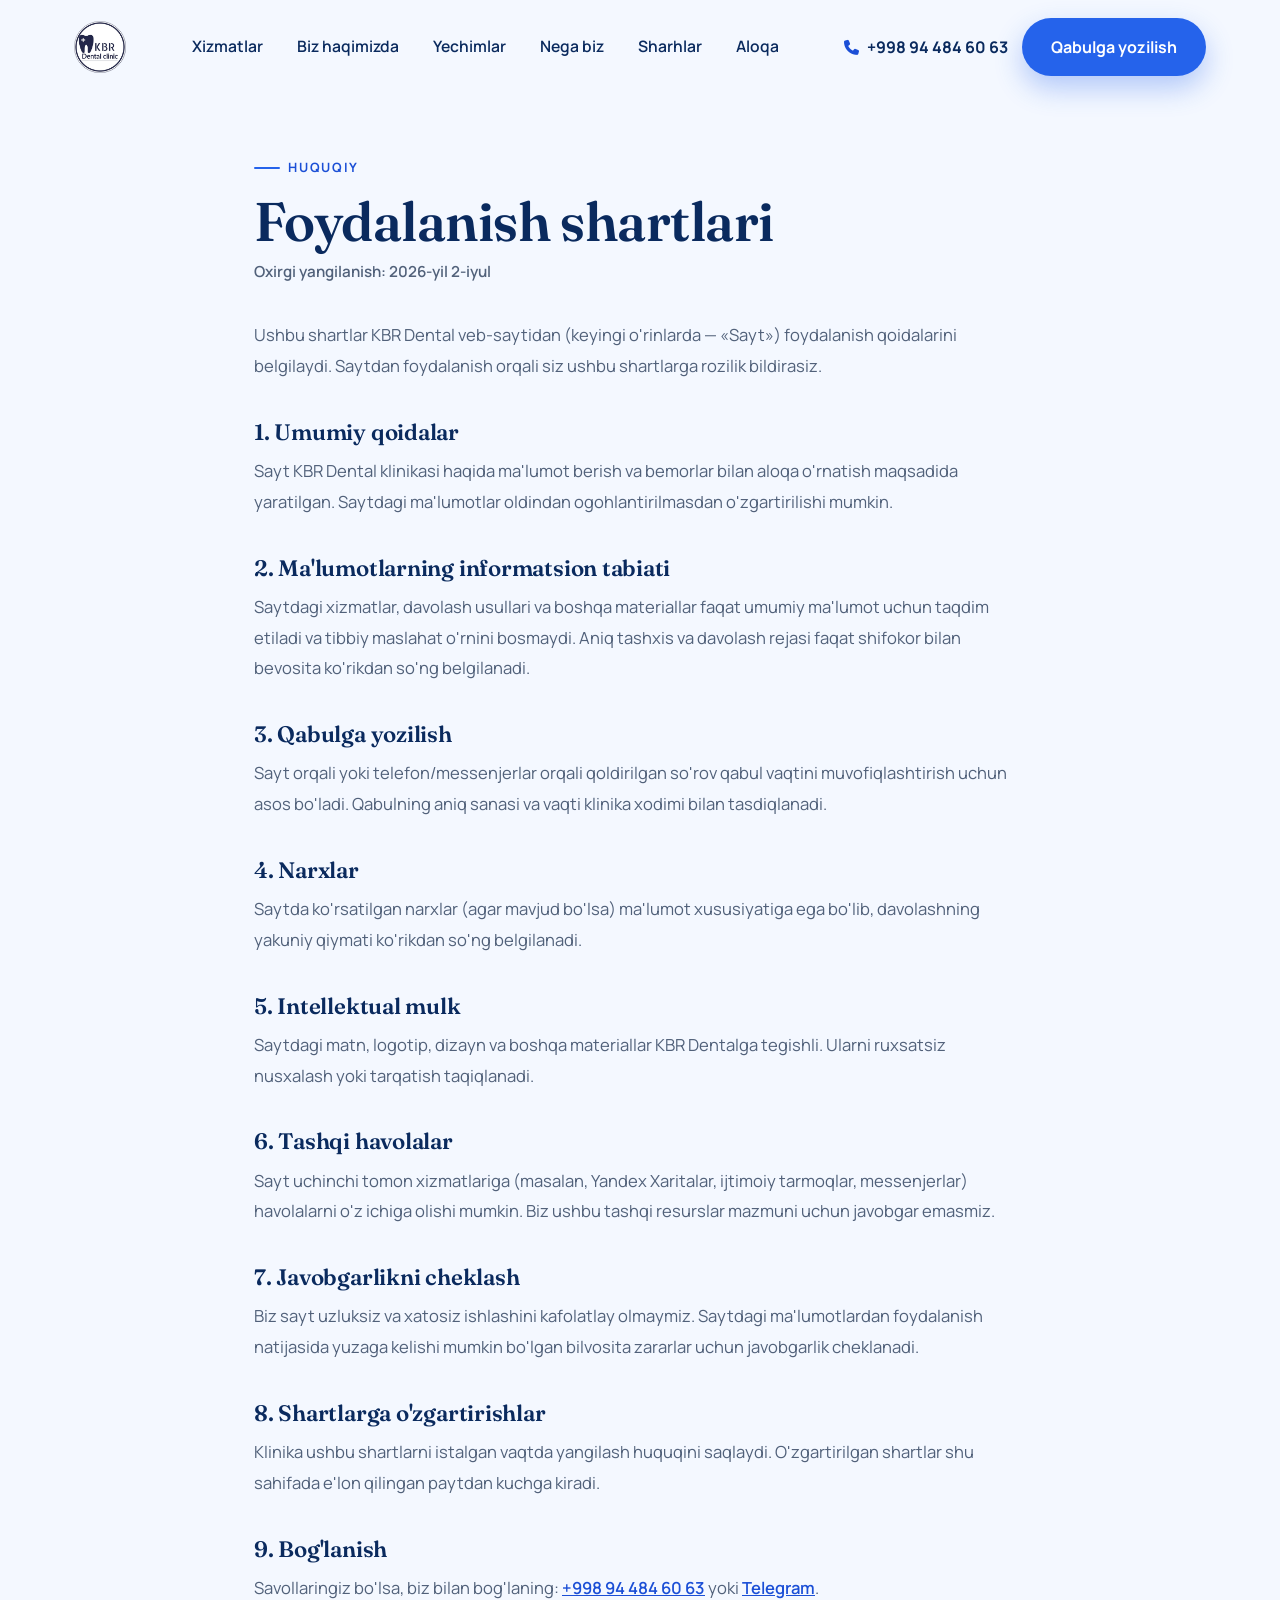
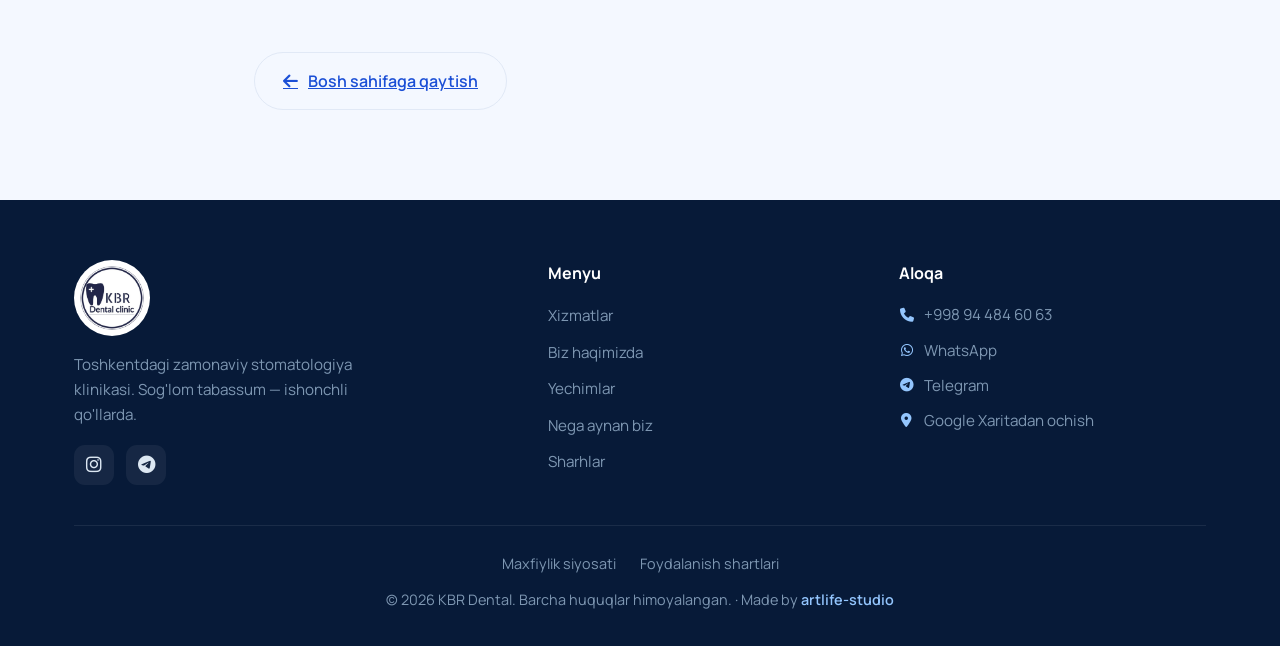
<file: foydalanish-shartlari.html>
<!DOCTYPE html>
<html lang="uz">
<head>
<meta charset="UTF-8" />
<meta name="viewport" content="width=device-width, initial-scale=1.0" />
<title>Foydalanish shartlari — KBR Dental</title>
<meta name="description" content="KBR Dental veb-saytidan foydalanish shartlari: xizmatlar, javobgarlik va umumiy qoidalar." />

<link rel="preconnect" href="https://fonts.googleapis.com" />
<link rel="preconnect" href="https://fonts.gstatic.com" crossorigin />
<link href="https://fonts.googleapis.com/css2?family=Fraunces:opsz,wght@9..144,400;9..144,500;9..144,600;9..144,700&family=Manrope:wght@400;500;600;700;800&display=swap" rel="stylesheet" />
<link rel="stylesheet" href="https://cdnjs.cloudflare.com/ajax/libs/font-awesome/6.5.2/css/all.min.css" referrerpolicy="no-referrer" />
<link rel="stylesheet" href="style.css" />
</head>
<body>

<!-- NAVBAR -->
<header class="nav" id="nav">
  <div class="wrap nav-inner">
    <a href="index.html" class="logo" aria-label="KBR Dental clinic bosh sahifa">
      <img class="brand-logo" src="kbr-logo-transparent.png" alt="KBR Dental clinic" />
    </a>

    <nav class="nav-links" id="navLinks" aria-label="Asosiy menyu">
      <a href="index.html#services">Xizmatlar</a>
      <a href="index.html#about">Biz haqimizda</a>
      <a href="index.html#solutions">Yechimlar</a>
      <a href="index.html#why">Nega biz</a>
      <a href="index.html#reviews">Sharhlar</a>
      <a href="index.html#contact">Aloqa</a>
    </nav>

    <div class="nav-cta">
      <a href="tel:+998944846063" class="nav-phone">
        <i class="fa-solid fa-phone" aria-hidden="true"></i> +998 94 484 60 63
      </a>
      <a href="index.html#contact" class="btn btn-primary">Qabulga yozilish</a>
      <button class="burger" id="burger" aria-label="Menyuni ochish" aria-expanded="false"><span></span><span></span><span></span></button>
    </div>
  </div>
</header>

<!-- LEGAL CONTENT -->
<main class="legal">
  <div class="wrap legal-inner">
    <span class="eyebrow">Huquqiy</span>
    <h1>Foydalanish shartlari</h1>
    <p class="legal-updated">Oxirgi yangilanish: 2026-yil 2-iyul</p>

    <div class="legal-body">
      <p>Ushbu shartlar KBR Dental veb-saytidan (keyingi o'rinlarda — «Sayt») foydalanish qoidalarini belgilaydi. Saytdan foydalanish orqali siz ushbu shartlarga rozilik bildirasiz.</p>

      <h2>1. Umumiy qoidalar</h2>
      <p>Sayt KBR Dental klinikasi haqida ma'lumot berish va bemorlar bilan aloqa o'rnatish maqsadida yaratilgan. Saytdagi ma'lumotlar oldindan ogohlantirilmasdan o'zgartirilishi mumkin.</p>

      <h2>2. Ma'lumotlarning informatsion tabiati</h2>
      <p>Saytdagi xizmatlar, davolash usullari va boshqa materiallar faqat umumiy ma'lumot uchun taqdim etiladi va tibbiy maslahat o'rnini bosmaydi. Aniq tashxis va davolash rejasi faqat shifokor bilan bevosita ko'rikdan so'ng belgilanadi.</p>

      <h2>3. Qabulga yozilish</h2>
      <p>Sayt orqali yoki telefon/messenjerlar orqali qoldirilgan so'rov qabul vaqtini muvofiqlashtirish uchun asos bo'ladi. Qabulning aniq sanasi va vaqti klinika xodimi bilan tasdiqlanadi.</p>

      <h2>4. Narxlar</h2>
      <p>Saytda ko'rsatilgan narxlar (agar mavjud bo'lsa) ma'lumot xususiyatiga ega bo'lib, davolashning yakuniy qiymati ko'rikdan so'ng belgilanadi.</p>

      <h2>5. Intellektual mulk</h2>
      <p>Saytdagi matn, logotip, dizayn va boshqa materiallar KBR Dentalga tegishli. Ularni ruxsatsiz nusxalash yoki tarqatish taqiqlanadi.</p>

      <h2>6. Tashqi havolalar</h2>
      <p>Sayt uchinchi tomon xizmatlariga (masalan, Yandex Xaritalar, ijtimoiy tarmoqlar, messenjerlar) havolalarni o'z ichiga olishi mumkin. Biz ushbu tashqi resurslar mazmuni uchun javobgar emasmiz.</p>

      <h2>7. Javobgarlikni cheklash</h2>
      <p>Biz sayt uzluksiz va xatosiz ishlashini kafolatlay olmaymiz. Saytdagi ma'lumotlardan foydalanish natijasida yuzaga kelishi mumkin bo'lgan bilvosita zararlar uchun javobgarlik cheklanadi.</p>

      <h2>8. Shartlarga o'zgartirishlar</h2>
      <p>Klinika ushbu shartlarni istalgan vaqtda yangilash huquqini saqlaydi. O'zgartirilgan shartlar shu sahifada e'lon qilingan paytdan kuchga kiradi.</p>

      <h2>9. Bog'lanish</h2>
      <p>Savollaringiz bo'lsa, biz bilan bog'laning:
        <a href="tel:+998944846063">+998 94 484 60 63</a> yoki
        <a href="https://t.me/bobur_kuvondikov" target="_blank" rel="noopener">Telegram</a>.</p>

      <div class="legal-back">
        <a href="index.html" class="btn btn-ghost"><i class="fa-solid fa-arrow-left"></i> Bosh sahifaga qaytish</a>
      </div>
    </div>
  </div>
</main>

<!-- FOOTER -->
<footer class="foot">
  <div class="wrap">
    <div class="foot-grid">
      <div>
        <a href="index.html" class="logo">
          <img class="brand-logo" src="kbr-logo-transparent.png" alt="KBR Dental clinic" />
        </a>
        <p>Toshkentdagi zamonaviy stomatologiya klinikasi. Sog'lom tabassum — ishonchli qo'llarda.</p>
        <div class="socials">
          <a href="https://www.instagram.com/kbr_dentalclinic" target="_blank" rel="noopener" aria-label="Instagram"><i class="fa-brands fa-instagram"></i></a>
          <a href="https://t.me/bobur_kuvondikov" target="_blank" rel="noopener" aria-label="Telegram"><i class="fa-brands fa-telegram"></i></a>
        </div>
      </div>

      <div>
        <h5>Menyu</h5>
        <ul>
          <li><a href="index.html#services">Xizmatlar</a></li>
          <li><a href="index.html#about">Biz haqimizda</a></li>
          <li><a href="index.html#solutions">Yechimlar</a></li>
          <li><a href="index.html#why">Nega aynan biz</a></li>
          <li><a href="index.html#reviews">Sharhlar</a></li>
        </ul>
      </div>

      <div>
        <h5>Aloqa</h5>
        <ul>
          <li class="with-ic"><i class="fa-solid fa-phone"></i><a href="tel:+998944846063">+998 94 484 60 63</a></li>
          <li class="with-ic"><i class="fa-brands fa-whatsapp"></i><a href="https://wa.me/998944846063" target="_blank" rel="noopener">WhatsApp</a></li>
          <li class="with-ic"><i class="fa-brands fa-telegram"></i><a href="https://t.me/bobur_kuvondikov" target="_blank" rel="noopener">Telegram</a></li>
          <li class="with-ic"><i class="fa-solid fa-location-dot"></i><a href="https://maps.app.goo.gl/PXu5qdoEKFimU8ns8?g_st=it" target="_blank" rel="noopener">Google Xaritadan ochish</a></li>
        </ul>
      </div>
    </div>
    <div class="foot-bottom">
      <div class="foot-legal">
        <a href="maxfiylik-siyosati.html">Maxfiylik siyosati</a>
        <a href="foydalanish-shartlari.html">Foydalanish shartlari</a>
      </div>
      <span>© 2026 KBR Dental. Barcha huquqlar himoyalangan. · <span class="made-by">Made by <a href="https://artlife-studio.uz" target="_blank" rel="noopener">artlife-studio</a></span></span>
    </div>
  </div>
</footer>

<script>
  const nav = document.getElementById('nav');
  const onScroll = () => nav.classList.toggle('scrolled', window.scrollY > 20);
  onScroll();
  window.addEventListener('scroll', onScroll, { passive:true });

  const burger = document.getElementById('burger');
  const links = document.getElementById('navLinks');
  burger.addEventListener('click', () => {
    const open = links.classList.toggle('open');
    burger.setAttribute('aria-expanded', open);
  });
</script>
</body>
</html>
</file>
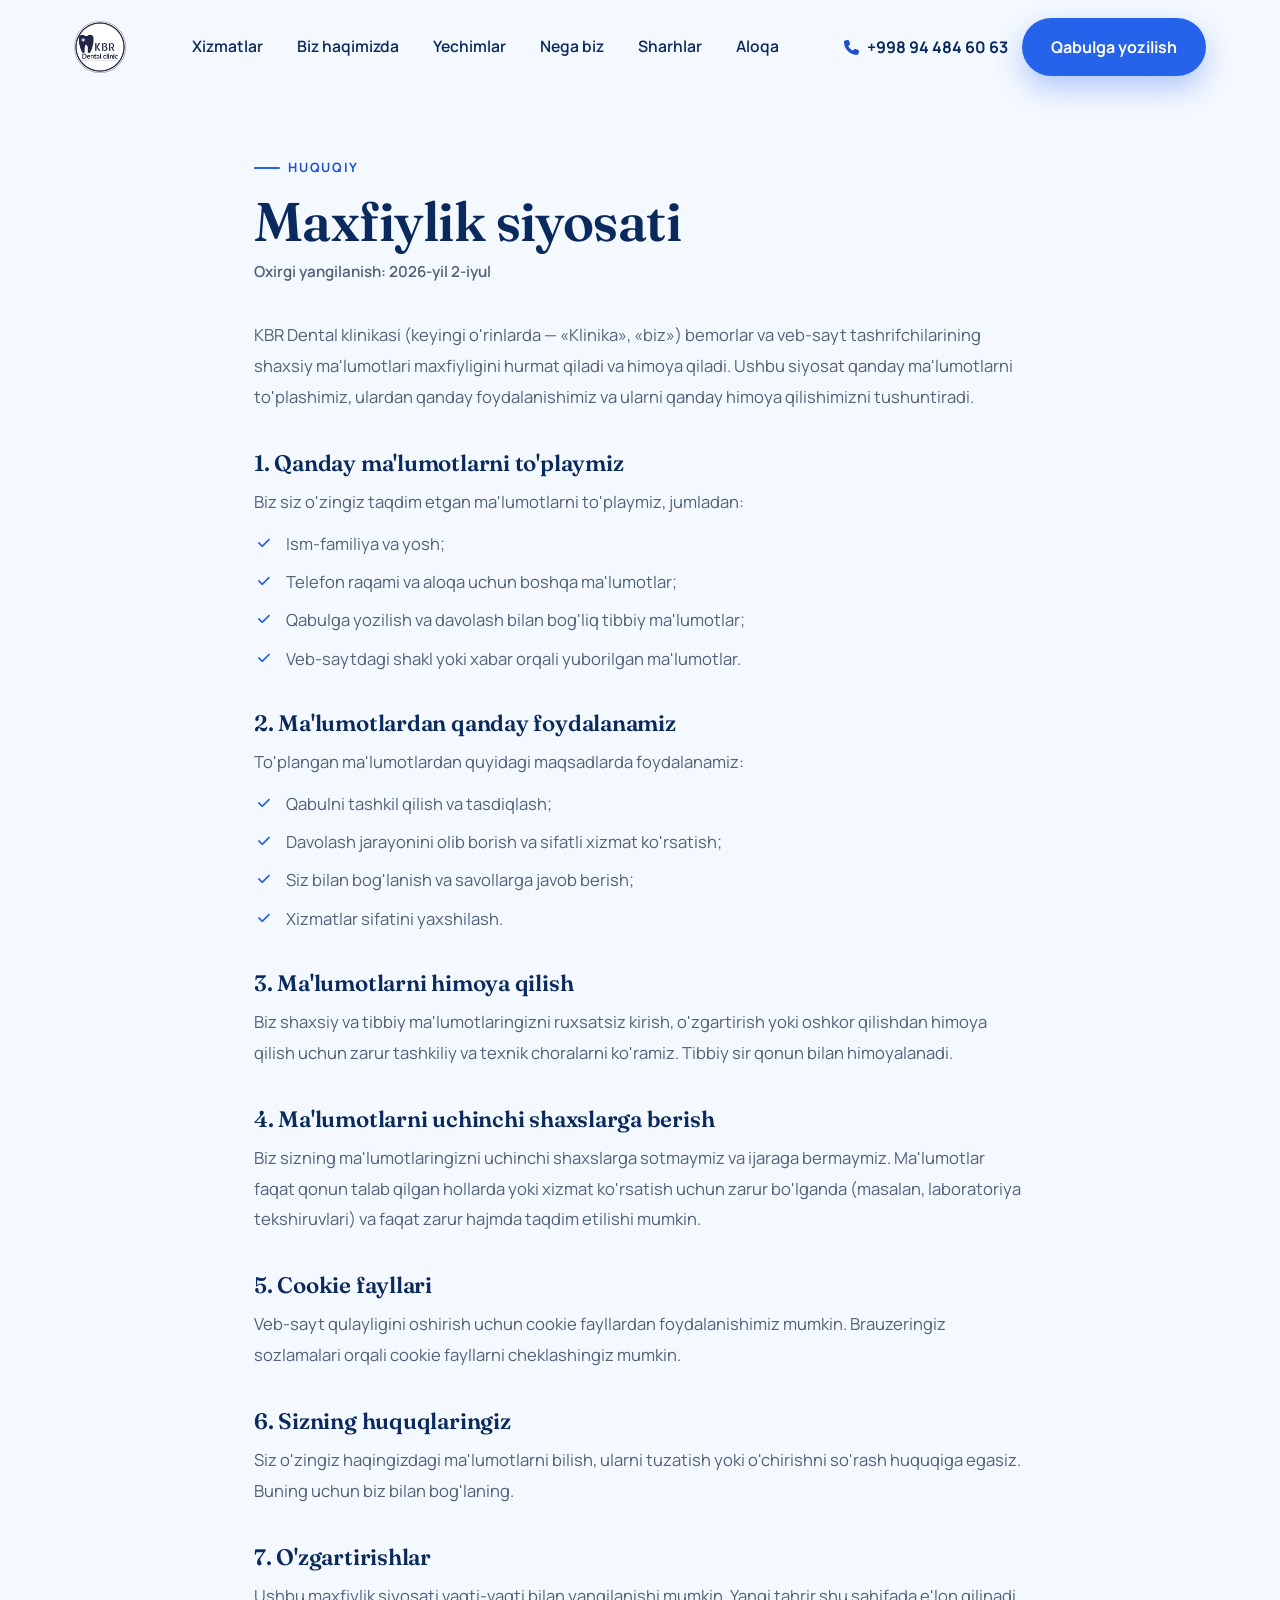
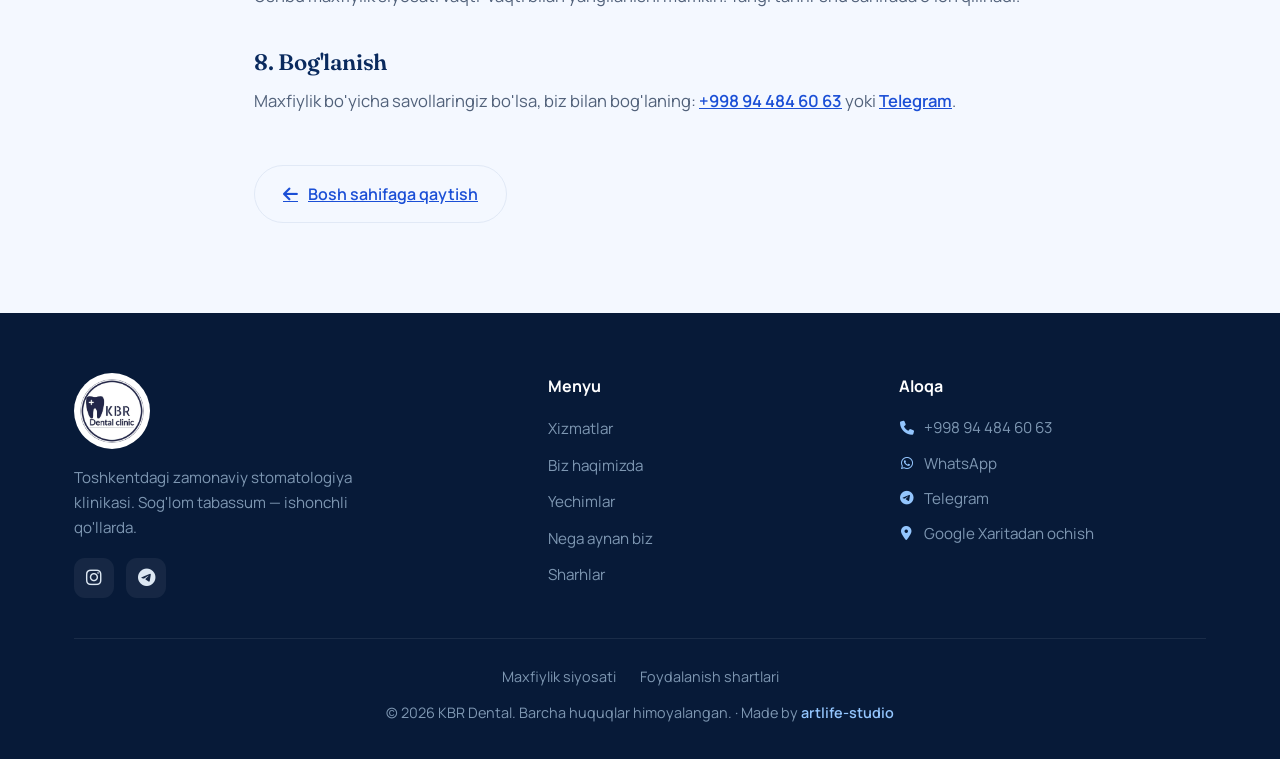
<file: maxfiylik-siyosati.html>
<!DOCTYPE html>
<html lang="uz">
<head>
<meta charset="UTF-8" />
<meta name="viewport" content="width=device-width, initial-scale=1.0" />
<title>Maxfiylik siyosati — KBR Dental</title>
<meta name="description" content="KBR Dental klinikasi maxfiylik siyosati: shaxsiy ma'lumotlarni to'plash, ulardan foydalanish va himoya qilish qoidalari." />

<link rel="preconnect" href="https://fonts.googleapis.com" />
<link rel="preconnect" href="https://fonts.gstatic.com" crossorigin />
<link href="https://fonts.googleapis.com/css2?family=Fraunces:opsz,wght@9..144,400;9..144,500;9..144,600;9..144,700&family=Manrope:wght@400;500;600;700;800&display=swap" rel="stylesheet" />
<link rel="stylesheet" href="https://cdnjs.cloudflare.com/ajax/libs/font-awesome/6.5.2/css/all.min.css" referrerpolicy="no-referrer" />
<link rel="stylesheet" href="style.css" />
</head>
<body>

<!-- NAVBAR -->
<header class="nav" id="nav">
  <div class="wrap nav-inner">
    <a href="index.html" class="logo" aria-label="KBR Dental clinic bosh sahifa">
      <img class="brand-logo" src="kbr-logo-transparent.png" alt="KBR Dental clinic" />
    </a>

    <nav class="nav-links" id="navLinks" aria-label="Asosiy menyu">
      <a href="index.html#services">Xizmatlar</a>
      <a href="index.html#about">Biz haqimizda</a>
      <a href="index.html#solutions">Yechimlar</a>
      <a href="index.html#why">Nega biz</a>
      <a href="index.html#reviews">Sharhlar</a>
      <a href="index.html#contact">Aloqa</a>
    </nav>

    <div class="nav-cta">
      <a href="tel:+998944846063" class="nav-phone">
        <i class="fa-solid fa-phone" aria-hidden="true"></i> +998 94 484 60 63
      </a>
      <a href="index.html#contact" class="btn btn-primary">Qabulga yozilish</a>
      <button class="burger" id="burger" aria-label="Menyuni ochish" aria-expanded="false"><span></span><span></span><span></span></button>
    </div>
  </div>
</header>

<!-- LEGAL CONTENT -->
<main class="legal">
  <div class="wrap legal-inner">
    <span class="eyebrow">Huquqiy</span>
    <h1>Maxfiylik siyosati</h1>
    <p class="legal-updated">Oxirgi yangilanish: 2026-yil 2-iyul</p>

    <div class="legal-body">
      <p>KBR Dental klinikasi (keyingi o'rinlarda — «Klinika», «biz») bemorlar va veb-sayt tashrifchilarining shaxsiy ma'lumotlari maxfiyligini hurmat qiladi va himoya qiladi. Ushbu siyosat qanday ma'lumotlarni to'plashimiz, ulardan qanday foydalanishimiz va ularni qanday himoya qilishimizni tushuntiradi.</p>

      <h2>1. Qanday ma'lumotlarni to'playmiz</h2>
      <p>Biz siz o'zingiz taqdim etgan ma'lumotlarni to'playmiz, jumladan:</p>
      <ul>
        <li>Ism-familiya va yosh;</li>
        <li>Telefon raqami va aloqa uchun boshqa ma'lumotlar;</li>
        <li>Qabulga yozilish va davolash bilan bog'liq tibbiy ma'lumotlar;</li>
        <li>Veb-saytdagi shakl yoki xabar orqali yuborilgan ma'lumotlar.</li>
      </ul>

      <h2>2. Ma'lumotlardan qanday foydalanamiz</h2>
      <p>To'plangan ma'lumotlardan quyidagi maqsadlarda foydalanamiz:</p>
      <ul>
        <li>Qabulni tashkil qilish va tasdiqlash;</li>
        <li>Davolash jarayonini olib borish va sifatli xizmat ko'rsatish;</li>
        <li>Siz bilan bog'lanish va savollarga javob berish;</li>
        <li>Xizmatlar sifatini yaxshilash.</li>
      </ul>

      <h2>3. Ma'lumotlarni himoya qilish</h2>
      <p>Biz shaxsiy va tibbiy ma'lumotlaringizni ruxsatsiz kirish, o'zgartirish yoki oshkor qilishdan himoya qilish uchun zarur tashkiliy va texnik choralarni ko'ramiz. Tibbiy sir qonun bilan himoyalanadi.</p>

      <h2>4. Ma'lumotlarni uchinchi shaxslarga berish</h2>
      <p>Biz sizning ma'lumotlaringizni uchinchi shaxslarga sotmaymiz va ijaraga bermaymiz. Ma'lumotlar faqat qonun talab qilgan hollarda yoki xizmat ko'rsatish uchun zarur bo'lganda (masalan, laboratoriya tekshiruvlari) va faqat zarur hajmda taqdim etilishi mumkin.</p>

      <h2>5. Cookie fayllari</h2>
      <p>Veb-sayt qulayligini oshirish uchun cookie fayllardan foydalanishimiz mumkin. Brauzeringiz sozlamalari orqali cookie fayllarni cheklashingiz mumkin.</p>

      <h2>6. Sizning huquqlaringiz</h2>
      <p>Siz o'zingiz haqingizdagi ma'lumotlarni bilish, ularni tuzatish yoki o'chirishni so'rash huquqiga egasiz. Buning uchun biz bilan bog'laning.</p>

      <h2>7. O'zgartirishlar</h2>
      <p>Ushbu maxfiylik siyosati vaqti-vaqti bilan yangilanishi mumkin. Yangi tahrir shu sahifada e'lon qilinadi.</p>

      <h2>8. Bog'lanish</h2>
      <p>Maxfiylik bo'yicha savollaringiz bo'lsa, biz bilan bog'laning:
        <a href="tel:+998944846063">+998 94 484 60 63</a> yoki
        <a href="https://t.me/bobur_kuvondikov" target="_blank" rel="noopener">Telegram</a>.</p>

      <div class="legal-back">
        <a href="index.html" class="btn btn-ghost"><i class="fa-solid fa-arrow-left"></i> Bosh sahifaga qaytish</a>
      </div>
    </div>
  </div>
</main>

<!-- FOOTER -->
<footer class="foot">
  <div class="wrap">
    <div class="foot-grid">
      <div>
        <a href="index.html" class="logo">
          <img class="brand-logo" src="kbr-logo-transparent.png" alt="KBR Dental clinic" />
        </a>
        <p>Toshkentdagi zamonaviy stomatologiya klinikasi. Sog'lom tabassum — ishonchli qo'llarda.</p>
        <div class="socials">
          <a href="https://www.instagram.com/kbr_dentalclinic" target="_blank" rel="noopener" aria-label="Instagram"><i class="fa-brands fa-instagram"></i></a>
          <a href="https://t.me/bobur_kuvondikov" target="_blank" rel="noopener" aria-label="Telegram"><i class="fa-brands fa-telegram"></i></a>
        </div>
      </div>

      <div>
        <h5>Menyu</h5>
        <ul>
          <li><a href="index.html#services">Xizmatlar</a></li>
          <li><a href="index.html#about">Biz haqimizda</a></li>
          <li><a href="index.html#solutions">Yechimlar</a></li>
          <li><a href="index.html#why">Nega aynan biz</a></li>
          <li><a href="index.html#reviews">Sharhlar</a></li>
        </ul>
      </div>

      <div>
        <h5>Aloqa</h5>
        <ul>
          <li class="with-ic"><i class="fa-solid fa-phone"></i><a href="tel:+998944846063">+998 94 484 60 63</a></li>
          <li class="with-ic"><i class="fa-brands fa-whatsapp"></i><a href="https://wa.me/998944846063" target="_blank" rel="noopener">WhatsApp</a></li>
          <li class="with-ic"><i class="fa-brands fa-telegram"></i><a href="https://t.me/bobur_kuvondikov" target="_blank" rel="noopener">Telegram</a></li>
          <li class="with-ic"><i class="fa-solid fa-location-dot"></i><a href="https://maps.app.goo.gl/PXu5qdoEKFimU8ns8?g_st=it" target="_blank" rel="noopener">Google Xaritadan ochish</a></li>
        </ul>
      </div>
    </div>
    <div class="foot-bottom">
      <div class="foot-legal">
        <a href="maxfiylik-siyosati.html">Maxfiylik siyosati</a>
        <a href="foydalanish-shartlari.html">Foydalanish shartlari</a>
      </div>
      <span>© 2026 KBR Dental. Barcha huquqlar himoyalangan. · <span class="made-by">Made by <a href="https://artlife-studio.uz" target="_blank" rel="noopener">artlife-studio</a></span></span>
    </div>
  </div>
</footer>

<script>
  const nav = document.getElementById('nav');
  const onScroll = () => nav.classList.toggle('scrolled', window.scrollY > 20);
  onScroll();
  window.addEventListener('scroll', onScroll, { passive:true });

  const burger = document.getElementById('burger');
  const links = document.getElementById('navLinks');
  burger.addEventListener('click', () => {
    const open = links.classList.toggle('open');
    burger.setAttribute('aria-expanded', open);
  });
</script>
</body>
</html>
</file>
<file: style.css>
/* ============================================================
   KBR Dental — shared stylesheet (index + legal pages)
   ============================================================ */
:root{
  --navy:      #0A2A5E;
  --navy-800:  #123A73;
  --blue:      #2563EB;
  --blue-deep: #1B4FD6;
  --sky:       #93C5FD;
  --bg:        #F4F8FF;
  --tint:      #E7EFFF;
  --white:     #FFFFFF;
  --ink:       #0C1B34;
  --muted:     #51617A;
  --line:      #E1E9F6;

  --shadow-sm: 0 2px 10px rgba(11,37,69,.06);
  --shadow-md: 0 14px 40px rgba(11,37,69,.10);
  --shadow-lg: 0 30px 70px rgba(11,37,69,.16);

  --radius:    22px;
  --radius-lg: 34px;
  --maxw:      1180px;

  --font-display: "Fraunces", Georgia, serif;
  --font-body:    "Manrope", system-ui, -apple-system, sans-serif;
}

*{ box-sizing:border-box; margin:0; padding:0; }

html{ scroll-behavior:smooth; scroll-padding-top:88px; }

body{
  font-family:var(--font-body);
  color:var(--ink);
  background:var(--bg);
  line-height:1.65;
  -webkit-font-smoothing:antialiased;
  overflow-x:hidden;
}

h1,h2,h3{ font-family:var(--font-display); font-weight:600; line-height:1.08; letter-spacing:-.01em; }
a{ color:inherit; text-decoration:none; }
img{ max-width:100%; display:block; }

.wrap{ width:100%; max-width:var(--maxw); margin-inline:auto; padding-inline:24px; }

.eyebrow{
  display:inline-flex; align-items:center; gap:8px;
  font-size:.8rem; font-weight:700; letter-spacing:.14em; text-transform:uppercase;
  color:var(--blue-deep);
}
.eyebrow::before{ content:""; width:26px; height:2px; background:var(--blue); border-radius:2px; }

.section{ padding:110px 0; position:relative; }
.section-head{ max-width:640px; margin-bottom:56px; }
.section-head h2{ font-size:clamp(2rem, 4.4vw, 3.1rem); margin:16px 0 14px; }
.section-head p{ color:var(--muted); font-size:1.06rem; }

/* buttons ---------------------------------------------------- */
.btn{
  display:inline-flex; align-items:center; justify-content:center; gap:10px;
  font-family:var(--font-body); font-weight:700; font-size:1rem;
  padding:15px 28px; border-radius:999px; border:1.5px solid transparent;
  cursor:pointer; transition:transform .2s ease, box-shadow .2s ease, background .2s ease, color .2s ease;
  white-space:nowrap;
}
.btn i{ font-size:17px; }
.btn-primary{ background:var(--blue); color:#fff; box-shadow:0 12px 28px rgba(37,99,235,.32); }
.btn-primary:hover{ transform:translateY(-3px); background:var(--blue-deep); box-shadow:0 18px 38px rgba(37,99,235,.40); }
.btn-ghost{ background:transparent; color:var(--navy); border-color:var(--line); }
.btn-ghost:hover{ transform:translateY(-3px); border-color:var(--blue); color:var(--blue-deep); }

/* ============================================================
   Navbar
   ============================================================ */
header.nav{
  position:fixed; inset:0 0 auto 0; z-index:100;
  padding:18px 0;
  transition:background .3s ease, box-shadow .3s ease, padding .3s ease;
}
header.nav.scrolled{
  background:rgba(255,255,255,.86);
  backdrop-filter:saturate(150%) blur(14px);
  box-shadow:var(--shadow-sm);
  padding:12px 0;
}
.nav-inner{ display:flex; align-items:center; justify-content:space-between; gap:24px; }
.logo{ display:flex; align-items:center; gap:11px; font-family:var(--font-display); font-weight:700; font-size:1.4rem; color:var(--navy); }
.logo-mark{
  width:38px; height:38px; border-radius:12px; background:var(--navy);
  display:grid; place-items:center; flex:none;
}
.logo-mark i{ font-size:19px; color:var(--sky); }
.logo b{ color:var(--blue-deep); font-weight:700; }
.brand-logo{ height:52px; width:auto; display:block; }
header.nav.scrolled .brand-logo{ height:46px; transition:height .3s ease; }

.nav-links{ display:flex; align-items:center; gap:34px; }
.nav-links a{ font-weight:600; font-size:.98rem; color:var(--navy); position:relative; }
.nav-links a::after{
  content:""; position:absolute; left:0; bottom:-6px; height:2px; width:0; background:var(--blue);
  border-radius:2px; transition:width .25s ease;
}
.nav-links a:hover::after{ width:100%; }

.nav-cta{ display:flex; align-items:center; gap:14px; }
.nav-phone{ font-weight:700; color:var(--navy); display:inline-flex; align-items:center; gap:8px; }
.nav-phone i{ font-size:15px; color:var(--blue-deep); }

.burger{ display:none; background:none; border:none; cursor:pointer; padding:8px; }
.burger span{ display:block; width:26px; height:2.5px; background:var(--navy); border-radius:3px; transition:.3s; }
.burger span+span{ margin-top:6px; }

/* ============================================================
   Hero
   ============================================================ */
.hero{
  position:relative; overflow:hidden;
  padding:170px 0 110px;
  background:
    radial-gradient(46% 60% at 82% 8%, rgba(37,99,235,.14), transparent 72%),
    radial-gradient(40% 55% at 8% 90%, rgba(147,197,253,.20), transparent 70%),
    linear-gradient(180deg, var(--bg) 0%, var(--white) 100%);
}
/* faint dot grid so the section never reads as empty */
.hero::before{
  content:""; position:absolute; inset:0; z-index:0; pointer-events:none;
  background-image:radial-gradient(rgba(37,99,235,.06) 1.4px, transparent 1.4px);
  background-size:26px 26px;
  -webkit-mask-image:radial-gradient(70% 60% at 60% 30%, #000 0%, transparent 75%);
  mask-image:radial-gradient(70% 60% at 60% 30%, #000 0%, transparent 75%);
}
.hero-inner{
  position:relative; z-index:1;
  display:grid; grid-template-columns:1.05fr .95fr; align-items:center; gap:48px;
}

/* ---- Left column ---- */
.hero-copy{ max-width:560px; }
.hero-badge{
  display:inline-flex; align-items:center; gap:10px;
  background:var(--white); border:1px solid var(--line);
  padding:9px 18px; border-radius:999px;
  font-weight:700; font-size:.9rem; color:var(--navy); box-shadow:var(--shadow-sm);
}
.hero-badge .dot{ width:9px; height:9px; border-radius:50%; background:#22C55E; box-shadow:0 0 0 4px rgba(34,197,94,.18); }

.hero h1{
  font-size:clamp(2.6rem, 4.9vw, 4.1rem); color:var(--navy);
  font-weight:600; margin:26px 0 0; letter-spacing:-.025em; line-height:1.08;
}
.hero h1 .accent{
  position:relative; color:var(--blue-deep);
  background:linear-gradient(115deg, var(--blue-deep) 0%, var(--blue) 55%, #38BDF8 100%);
  -webkit-background-clip:text; background-clip:text; -webkit-text-fill-color:transparent;
}
.hero h1 .accent::after{
  content:""; position:absolute; left:0; right:0; bottom:-.05em; height:.07em;
  background:linear-gradient(90deg, var(--blue-deep), rgba(56,189,248,.35));
  border-radius:999px;
}

.hero-sub{ font-size:1.14rem; line-height:1.62; color:var(--muted); max-width:500px; margin:24px 0 0; }

.hero-actions{ display:flex; flex-wrap:wrap; gap:14px; margin-top:36px; }
.btn-lg{ padding:17px 32px; font-size:1.05rem; }
.btn-white{ background:var(--white); color:var(--navy); border-color:var(--line); box-shadow:var(--shadow-sm); }
.btn-white:hover{ transform:translateY(-3px); box-shadow:var(--shadow-md); border-color:var(--blue); }
.btn-white .fa-telegram{ color:#229ED9; }

.hero-stats{ display:flex; align-items:center; gap:24px; margin-top:44px; }
.hstat b{
  display:block; font-family:var(--font-display); font-weight:600; font-size:2rem; line-height:1;
  background:linear-gradient(120deg, var(--navy), var(--blue) 90%);
  -webkit-background-clip:text; background-clip:text; -webkit-text-fill-color:transparent; color:var(--navy);
}
.hstat span{
  display:block; margin-top:7px;
  font-size:.72rem; font-weight:700; color:var(--muted);
  text-transform:uppercase; letter-spacing:.1em;
}
.hstat-div{ width:1px; height:38px; background:var(--line); flex:none; }

/* ---- Right column: CSS 3D scene ---- */
.hero-scene{ position:relative; min-height:440px; }
.scene-stage{
  position:relative; width:100%; height:100%; min-height:440px;
  perspective:1100px; transform-style:preserve-3d;
}
.scene-stage > *{ position:absolute; }

.scene-blob{
  border-radius:50%; filter:blur(46px); opacity:.7; z-index:0;
  animation:blobFloat 12s ease-in-out infinite;
}
.blob-a{ width:280px; height:280px; top:2%; right:6%; background:radial-gradient(circle at 30% 30%, rgba(37,99,235,.5), transparent 70%); }
.blob-b{ width:240px; height:240px; bottom:0%; left:2%; background:radial-gradient(circle at 30% 30%, rgba(56,189,248,.45), transparent 70%); animation-delay:-4s; }
@keyframes blobFloat{ 0%,100%{ transform:translate(0,0) scale(1); } 50%{ transform:translate(0,-24px) scale(1.06); } }

.scene-orbit{
  width:360px; height:360px; top:50%; left:50%;
  transform:translate(-50%,-50%);
  border:1.6px dashed rgba(37,99,235,.28); border-radius:50%;
  z-index:1; animation:orbitSpin 40s linear infinite;
}
.scene-orbit::after{
  content:""; position:absolute; top:-6px; left:50%; transform:translateX(-50%);
  width:12px; height:12px; border-radius:50%; background:var(--blue);
  box-shadow:0 0 0 5px rgba(37,99,235,.18);
}
@keyframes orbitSpin{ to{ transform:translate(-50%,-50%) rotate(360deg); } }

.scene-core{
  top:50%; left:50%; width:190px; height:190px;
  transform:translate(-50%,-50%) translateZ(40px);
  display:grid; place-items:center; z-index:3;
  border-radius:38px;
  background:linear-gradient(150deg, rgba(255,255,255,.92), rgba(231,239,255,.7));
  border:1px solid rgba(255,255,255,.9);
  box-shadow:var(--shadow-lg), inset 0 2px 8px rgba(255,255,255,.7);
  backdrop-filter:blur(6px);
  animation:coreFloat 7s ease-in-out infinite;
}
.tooth-svg{ width:92px; height:92px; filter:drop-shadow(0 12px 20px rgba(37,99,235,.38)); }
.core-glow{
  position:absolute; inset:-30% ; border-radius:50%;
  background:radial-gradient(circle, rgba(37,99,235,.22), transparent 65%);
  z-index:-1;
}
@keyframes coreFloat{ 0%,100%{ transform:translate(-50%,-50%) translateZ(40px); } 50%{ transform:translate(-50%,calc(-50% - 16px)) translateZ(40px); } }

.scene-card{
  z-index:4; display:flex; align-items:center; gap:12px;
  padding:14px 18px; border-radius:18px;
  background:rgba(255,255,255,.86); border:1px solid rgba(255,255,255,.9);
  box-shadow:var(--shadow-md); backdrop-filter:blur(10px);
  animation:cardFloat 6s ease-in-out infinite;
}
.scene-card .sc-ic{
  width:42px; height:42px; border-radius:13px; flex:none;
  display:grid; place-items:center; font-size:24px;
}
/* Phosphor duotone: primary = currentColor, secondary layer inherits at low opacity */
.sc-star{ color:#F59E0B; background:rgba(245,158,11,.13); }
.sc-time{ color:var(--blue); background:rgba(37,99,235,.12); }
.sc-pain{ color:#10B981; background:rgba(16,185,129,.13); }
.sc-body b{ display:block; font-family:var(--font-display); font-weight:600; font-size:1.16rem; color:var(--navy); line-height:1.1; }
.sc-body small{ font-size:.78rem; font-weight:600; color:var(--muted); }

.card-rating{ top:6%; right:2%; animation-delay:-1s; }
.card-time{ top:44%; right:-4%; animation-delay:-3s; }
.card-pain{ bottom:8%; left:0%; animation-delay:-2s; }
@keyframes cardFloat{ 0%,100%{ transform:translateY(0); } 50%{ transform:translateY(-14px); } }

/* ============================================================
   Services
   ============================================================ */
.services{ background:var(--white); }
.services-grid{ display:grid; grid-template-columns:repeat(4,1fr); gap:22px; }
.svc{
  background:var(--bg); border:1px solid var(--line); border-radius:var(--radius);
  padding:30px 26px; transition:transform .25s ease, box-shadow .25s ease, border-color .25s ease;
}
.svc:hover{ transform:translateY(-6px); box-shadow:var(--shadow-md); border-color:transparent; }
.svc-ic{
  width:56px; height:56px; border-radius:16px; background:var(--tint);
  display:grid; place-items:center; margin-bottom:20px;
  transition:background .25s ease;
}
.svc:hover .svc-ic{ background:var(--blue); }
.svc-ic i{ font-size:25px; color:var(--blue-deep); transition:color .25s ease; }
.svc:hover .svc-ic i{ color:#fff; }
.svc h3{ font-size:1.22rem; margin-bottom:8px; }
.svc p{ color:var(--muted); font-size:.96rem; }

/* ============================================================
   About
   ============================================================ */
.about-grid{ display:grid; grid-template-columns:.9fr 1.1fr; gap:64px; align-items:center; }
.about-photo{
  aspect-ratio:1/1; border-radius:var(--radius-lg);
  background:linear-gradient(150deg, var(--navy), var(--navy-800));
  box-shadow:var(--shadow-md); position:relative; overflow:visible;
  display:grid; place-items:center;
}
.about-photo img{
  width:100%; height:100%; object-fit:cover;
  border-radius:var(--radius-lg); display:block;
}
.about-photo .exp-chip{
  position:absolute; right:-18px; top:40px; background:var(--blue); color:#fff;
  padding:20px 24px; border-radius:20px; box-shadow:var(--shadow-md); text-align:center;
}
.about-photo .exp-chip b{ font-family:var(--font-display); font-size:2.4rem; display:block; line-height:1; }
.about-photo .exp-chip span{ font-weight:700; font-size:.86rem; }

.about-points{ list-style:none; display:flex; flex-direction:column; gap:14px; margin-top:28px; }
.about-points li{ display:flex; align-items:center; gap:12px; font-weight:600; color:var(--navy); font-size:1.02rem; }
.about-points li i{ font-size:18px; color:var(--blue); flex:none; }

/* ============================================================
   Solutions — "Tishlaringiz uchun to'liq yechim"
   ============================================================ */
.solutions{ background:var(--bg); }
.sol-grid{ display:grid; grid-template-columns:repeat(4,1fr); gap:24px; }
.sol{
  display:flex; flex-direction:column;
  background:var(--white); border:1px solid var(--line); border-radius:var(--radius);
  padding:28px 24px;
  transition:transform .25s ease, box-shadow .25s ease, border-color .25s ease;
}
.sol:hover{ transform:translateY(-6px); box-shadow:var(--shadow-md); border-color:transparent; }
/* small icon-sized image on white so a white-background image blends seamlessly */
.sol-img{ width:64px; height:64px; display:grid; place-items:center; margin-bottom:18px; }
.sol-img img{ width:100%; height:100%; object-fit:contain; }
.sol-body h3{ font-size:1.12rem; margin-bottom:6px; }
.sol-body p{ color:var(--muted); font-size:.93rem; line-height:1.5; }

/* ============================================================
   Why us — "Nega aynan biz" (navy band)
   ============================================================ */
.why{ background:var(--navy); color:#DCE7F2; }
.why .eyebrow{ color:var(--sky); }
.why .eyebrow::before{ background:var(--sky); }
.why h2{ color:var(--white); }
.why .section-head p{ color:#9DB4CC; }
.why-grid{ display:grid; grid-template-columns:repeat(4,1fr); gap:22px; }
.why-card{
  background:var(--navy-800); border:1px solid rgba(255,255,255,.08); border-radius:var(--radius);
  padding:30px 26px; transition:transform .25s ease, border-color .25s ease;
}
.why-card:hover{ transform:translateY(-6px); border-color:var(--sky); }
.why-ic{ width:56px; height:56px; border-radius:16px; background:rgba(37,99,235,.22); display:grid; place-items:center; margin-bottom:20px; }
.why-ic i{ font-size:26px; color:var(--sky); }
.why-card h3{ color:var(--white); font-size:1.16rem; margin-bottom:8px; }
.why-card p{ color:#9DB4CC; font-size:.93rem; line-height:1.5; }

/* ============================================================
   Reviews
   ============================================================ */
.reviews{ background:var(--white); }
.rev-grid{ display:grid; grid-template-columns:repeat(3,1fr); gap:24px; }
.rev{
  background:var(--bg); border:1px solid var(--line); border-radius:var(--radius);
  padding:32px 28px; position:relative;
}
.rev .quote-ic{ color:var(--blue); font-size:1.8rem; opacity:.5; }
.rev p{ color:var(--navy-800); font-size:1rem; margin:14px 0 22px; }
.rev .who{ display:flex; align-items:center; gap:13px; }
.rev .who .av{ width:46px; height:46px; border-radius:50%; background:var(--tint); flex:none; display:grid; place-items:center; }
.rev .who .av span{ font-weight:800; color:var(--blue-deep); }
.rev .who b{ display:block; color:var(--navy); font-weight:700; }
.rev .who small{ color:var(--muted); }
.stars{ color:#F5B21A; margin-bottom:6px; font-size:.9rem; letter-spacing:2px; }

/* ============================================================
   Contact
   ============================================================ */
.contact{ background:var(--navy); color:#DCE7F2; }
.contact .eyebrow{ color:var(--sky); }
.contact .eyebrow::before{ background:var(--sky); }
.contact h2{ color:var(--white); }
.contact .section-head p{ color:#9DB4CC; }
.contact-grid{ display:grid; grid-template-columns:1fr 1fr; gap:54px; align-items:start; }

.contact-methods{ display:flex; flex-direction:column; gap:16px; }
.cmethod{
  display:flex; align-items:center; gap:18px;
  background:var(--navy-800); border:1px solid rgba(255,255,255,.08);
  border-radius:18px; padding:20px 22px; transition:transform .2s ease, border-color .2s ease;
}
a.cmethod:hover{ transform:translateX(6px); border-color:var(--blue); }
.cmethod .ci{ width:50px; height:50px; border-radius:14px; background:rgba(37,99,235,.22); flex:none; display:grid; place-items:center; }
.cmethod .ci i{ font-size:22px; color:var(--sky); }
.cmethod small{ color:#9DB4CC; font-weight:600; text-transform:uppercase; letter-spacing:.1em; font-size:.72rem; }
.cmethod b{ display:block; color:var(--white); font-size:1.12rem; font-weight:700; }
.cmethod .addr-note{ display:block; color:#9DB4CC; font-weight:500; font-size:.9rem; margin-top:2px; }

.hours{ margin-top:8px; background:var(--navy-800); border:1px solid rgba(255,255,255,.08); border-radius:18px; padding:22px; }
.hours h4{ font-family:var(--font-body); color:var(--white); font-weight:700; margin-bottom:14px; display:flex; align-items:center; gap:9px; }
.hours h4 i{ font-size:17px; color:var(--sky); }
.hours .row{ display:flex; justify-content:space-between; padding:7px 0; border-bottom:1px dashed rgba(255,255,255,.1); font-size:.96rem; }
.hours .row:last-child{ border-bottom:none; }
.hours .row span:last-child{ color:var(--white); font-weight:700; }

.map-card{
  border-radius:var(--radius-lg); overflow:hidden; box-shadow:var(--shadow-lg);
  background:var(--navy-800); min-height:440px; height:100%;
  border:1px solid rgba(255,255,255,.08);
}
.map-card iframe{ width:100%; height:100%; min-height:440px; border:0; display:block; }

/* ============================================================
   Legal pages (Maxfiylik siyosati / Foydalanish shartlari)
   ============================================================ */
.legal{ padding:150px 0 90px; }
.legal-inner{ max-width:820px; }
.legal h1{ font-size:clamp(2.2rem, 5vw, 3.4rem); margin:14px 0 8px; color:var(--navy); }
.legal-updated{ color:var(--muted); font-weight:600; font-size:.95rem; margin-bottom:8px; }
.legal-body{ margin-top:36px; }
.legal-body h2{ font-size:1.4rem; margin:38px 0 12px; color:var(--navy); }
.legal-body h2:first-child{ margin-top:0; }
.legal-body p{ color:var(--muted); font-size:1.04rem; line-height:1.85; margin-bottom:12px; }
.legal-body ul{ margin:6px 0 16px 4px; list-style:none; display:flex; flex-direction:column; gap:10px; }
.legal-body ul li{ position:relative; padding-left:28px; color:var(--muted); font-size:1.04rem; line-height:1.7; }
.legal-body ul li::before{
  content:"\f00c"; font-family:"Font Awesome 6 Free"; font-weight:900;
  position:absolute; left:0; top:2px; color:var(--blue); font-size:.85rem;
}
.legal-body a{ color:var(--blue-deep); font-weight:600; text-decoration:underline; }
.legal-back{ margin-top:48px; }

/* ============================================================
   Footer
   ============================================================ */
footer.foot{ background:#071A38; color:#7E97B2; padding:60px 0 34px; }
.foot-grid{ display:grid; grid-template-columns:1.4fr 1fr 1fr; gap:44px; padding-bottom:40px; border-bottom:1px solid rgba(255,255,255,.08); }
.foot .logo{ color:var(--white); margin-bottom:16px; }
.foot .brand-logo{ height:76px; background:#fff; border-radius:50%; padding:6px; }
.foot p{ font-size:.95rem; max-width:320px; }
.foot h5{ color:var(--white); font-family:var(--font-body); font-size:1rem; margin-bottom:16px; }
.foot ul{ list-style:none; display:flex; flex-direction:column; gap:10px; }
.foot ul a{ color:#7E97B2; font-size:.95rem; transition:color .2s; }
.foot ul a:hover{ color:var(--sky); }
.foot ul li.with-ic{ display:flex; align-items:center; gap:9px; }
.foot ul li.with-ic i{ color:var(--sky); font-size:14px; width:16px; text-align:center; }
.socials{ display:flex; gap:12px; margin-top:18px; }
.socials a{ width:40px; height:40px; border-radius:11px; background:rgba(255,255,255,.06); display:grid; place-items:center; transition:background .2s, transform .2s; }
.socials a:hover{ background:var(--blue); transform:translateY(-3px); }
.socials a i{ font-size:18px; color:#DCE7F2; }
.socials a:hover i{ color:#fff; }

.foot-bottom{ padding-top:26px; display:flex; flex-direction:column; align-items:center; gap:12px; font-size:.9rem; text-align:center; }
.foot-legal{ display:flex; gap:24px; flex-wrap:wrap; justify-content:center; }
.foot-legal a{ color:#7E97B2; transition:color .2s; }
.foot-legal a:hover{ color:var(--sky); }
.made-by a{ color:var(--sky); font-weight:600; transition:color .2s; }
.made-by a:hover{ color:#fff; }

/* ============================================================
   Scroll reveal + motion
   ============================================================ */
.reveal{ opacity:0; transform:translateY(28px); transition:opacity .7s ease, transform .7s ease; }
.reveal.in{ opacity:1; transform:none; }

@media (prefers-reduced-motion:reduce){
  *{ animation:none !important; transition:none !important; scroll-behavior:auto !important; }
  .reveal{ opacity:1; transform:none; }
}

/* focus visibility */
a:focus-visible, button:focus-visible{ outline:3px solid var(--blue); outline-offset:3px; border-radius:8px; }

/* ============================================================
   Responsive
   ============================================================ */
@media (max-width:1024px){
  .services-grid{ grid-template-columns:repeat(2,1fr); }
  .sol-grid{ grid-template-columns:repeat(2,1fr); }
  .why-grid{ grid-template-columns:repeat(2,1fr); }
}
@media (max-width:980px){
  .hero{ padding:140px 0 80px; }
  .hero-inner{ grid-template-columns:1fr; gap:48px; text-align:center; }
  .hero-copy{ max-width:640px; margin-inline:auto; }
  .hero-sub{ margin-inline:auto; }
  .hero-actions, .hero-stats{ justify-content:center; }
  .hero-scene{ min-height:380px; transform:scale(.92); }
}
@media (max-width:900px){
  .about-grid{ grid-template-columns:1fr; gap:44px; }
  .rev-grid{ grid-template-columns:1fr; }
  .contact-grid{ grid-template-columns:1fr; gap:34px; }
  .foot-grid{ grid-template-columns:1fr 1fr; }

  .nav-links, .nav-phone{ display:none; }
  .burger{ display:block; }
  .nav-links.open{
    display:flex; flex-direction:column; gap:18px;
    position:absolute; top:100%; left:0; right:0;
    background:var(--white); padding:26px 24px; box-shadow:var(--shadow-md);
    border-top:1px solid var(--line);
  }
}
@media (max-width:560px){
  .section{ padding:74px 0; }
  .services-grid{ grid-template-columns:1fr; }
  .sol-grid{ grid-template-columns:1fr; }
  .why-grid{ grid-template-columns:1fr; }
  .foot-grid{ grid-template-columns:1fr; }
  .hero-stats{ gap:16px; }
  .hstat b{ font-size:1.4rem; }
  .hero-scene{ min-height:320px; transform:scale(.8); }
  .scene-orbit{ width:300px; height:300px; }
}
</file>
